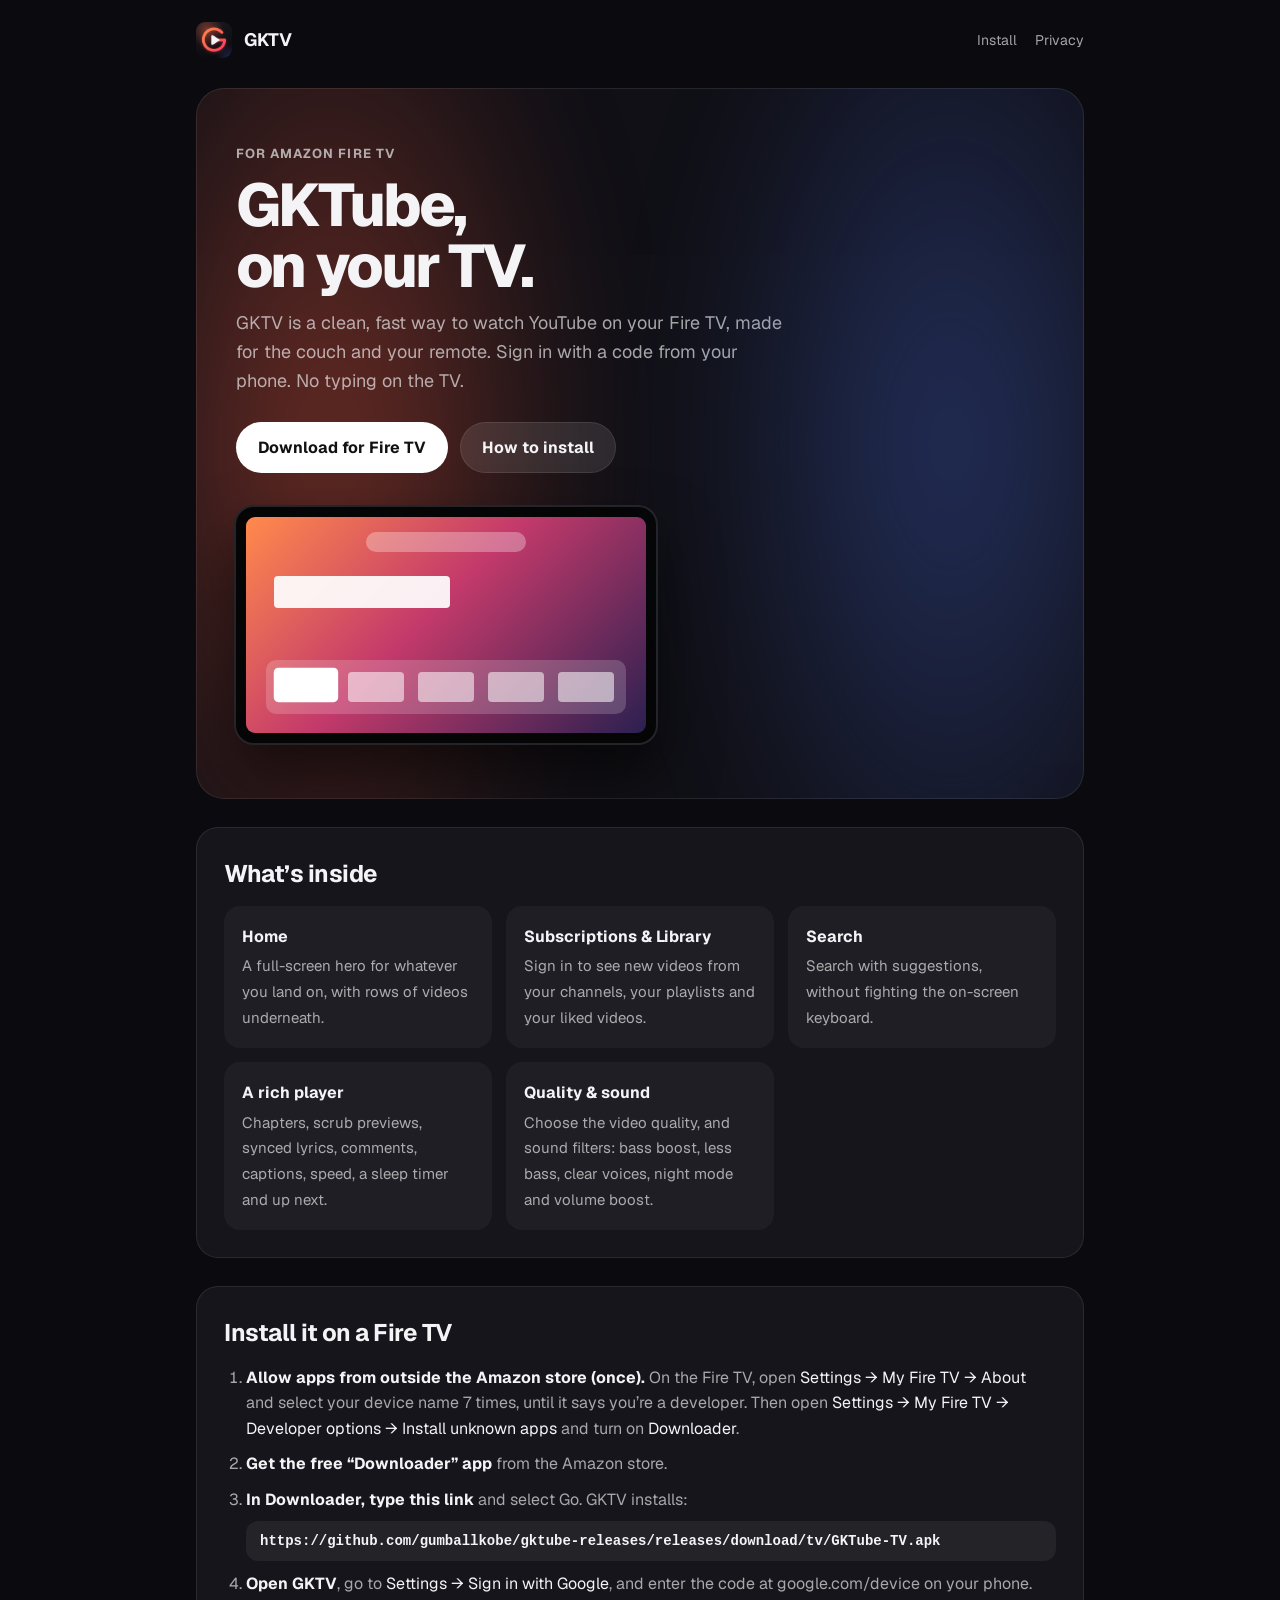
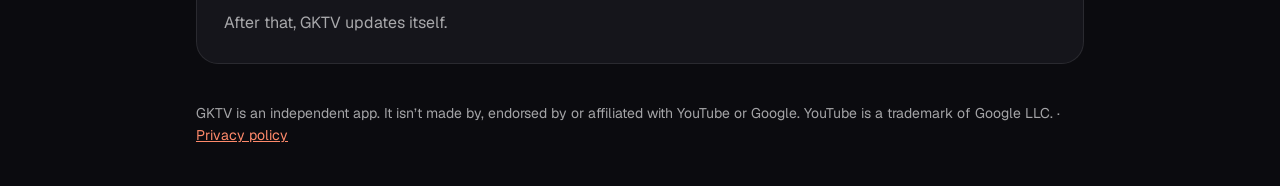
<file: index.html>
<!doctype html>
<html lang="en">
<head>
<meta charset="utf-8">
<meta name="viewport" content="width=device-width, initial-scale=1">
<title>GKTV</title>
<meta name="description" content="GKTV for Fire TV: Home, Subscriptions, Search, Library and a rich player, made for your remote.">
<link rel="icon" href="logo.png">
<link rel="stylesheet" href="style.css">
</head>
<body>
<div class="wrap">
  <header class="top"><img src="logo.png" alt=""><b>GKTV</b>
    <nav><a href="#install">Install</a><a href="privacy.html">Privacy</a></nav></header>

  <div class="hero">
    <div class="k">For Amazon Fire TV</div>
    <h1>GKTube,<br>on your TV.</h1>
    <p>GKTV is a clean, fast way to watch YouTube on your Fire TV, made for the couch and your remote. Sign in with a code from your phone. No typing on the TV.</p>
    <div class="row">
      <a class="btn" href="https://github.com/gumballkobe/gktube-releases/releases/download/tv/GKTube-TV.apk">Download for Fire TV</a>
      <a class="btn ghost" href="#install">How to install</a>
    </div>
    <div class="tv" aria-hidden="true"><div class="s"><i class="bar"></i><i class="t"></i><div class="dock"><i></i><i></i><i></i><i></i><i></i></div></div></div>
  </div>

  <section>
    <h2>What’s inside</h2>
    <div class="grid">
      <div><b>Home</b><span>A full-screen hero for whatever you land on, with rows of videos underneath.</span></div>
      <div><b>Subscriptions &amp; Library</b><span>Sign in to see new videos from your channels, your playlists and your liked videos.</span></div>
      <div><b>Search</b><span>Search with suggestions, without fighting the on-screen keyboard.</span></div>
      <div><b>A rich player</b><span>Chapters, scrub previews, synced lyrics, comments, captions, speed, a sleep timer and up next.</span></div>
      <div><b>Quality &amp; sound</b><span>Choose the video quality, and sound filters: bass boost, less bass, clear voices, night mode and volume boost.</span></div>
    </div>
  </section>

  <section id="install">
    <h2>Install it on a Fire TV</h2>
    <ol>
      <li><b>Allow apps from outside the Amazon store (once).</b> On the Fire TV, open <em>Settings → My Fire TV → About</em> and select your device name 7 times, until it says you’re a developer. Then open <em>Settings → My Fire TV → Developer options → Install unknown apps</em> and turn on <em>Downloader</em>.</li>
      <li><b>Get the free “Downloader” app</b> from the Amazon store.</li>
      <li><b>In Downloader, type this link</b> and select Go. GKTV installs:<code>https://github.com/gumballkobe/gktube-releases/releases/download/tv/GKTube-TV.apk</code></li>
      <li><b>Open GKTV</b>, go to <em>Settings → Sign in with Google</em>, and enter the code at google.com/device on your phone.</li>
    </ol>
    <p style="color:var(--dim);margin:14px 0 0">After that, GKTV updates itself.</p>
  </section>

  <footer>GKTV is an independent app. It isn’t made by, endorsed by or affiliated with YouTube or Google. YouTube is a trademark of Google LLC. · <a href="privacy.html">Privacy policy</a></footer>
</div>
</body>
</html>
</file>
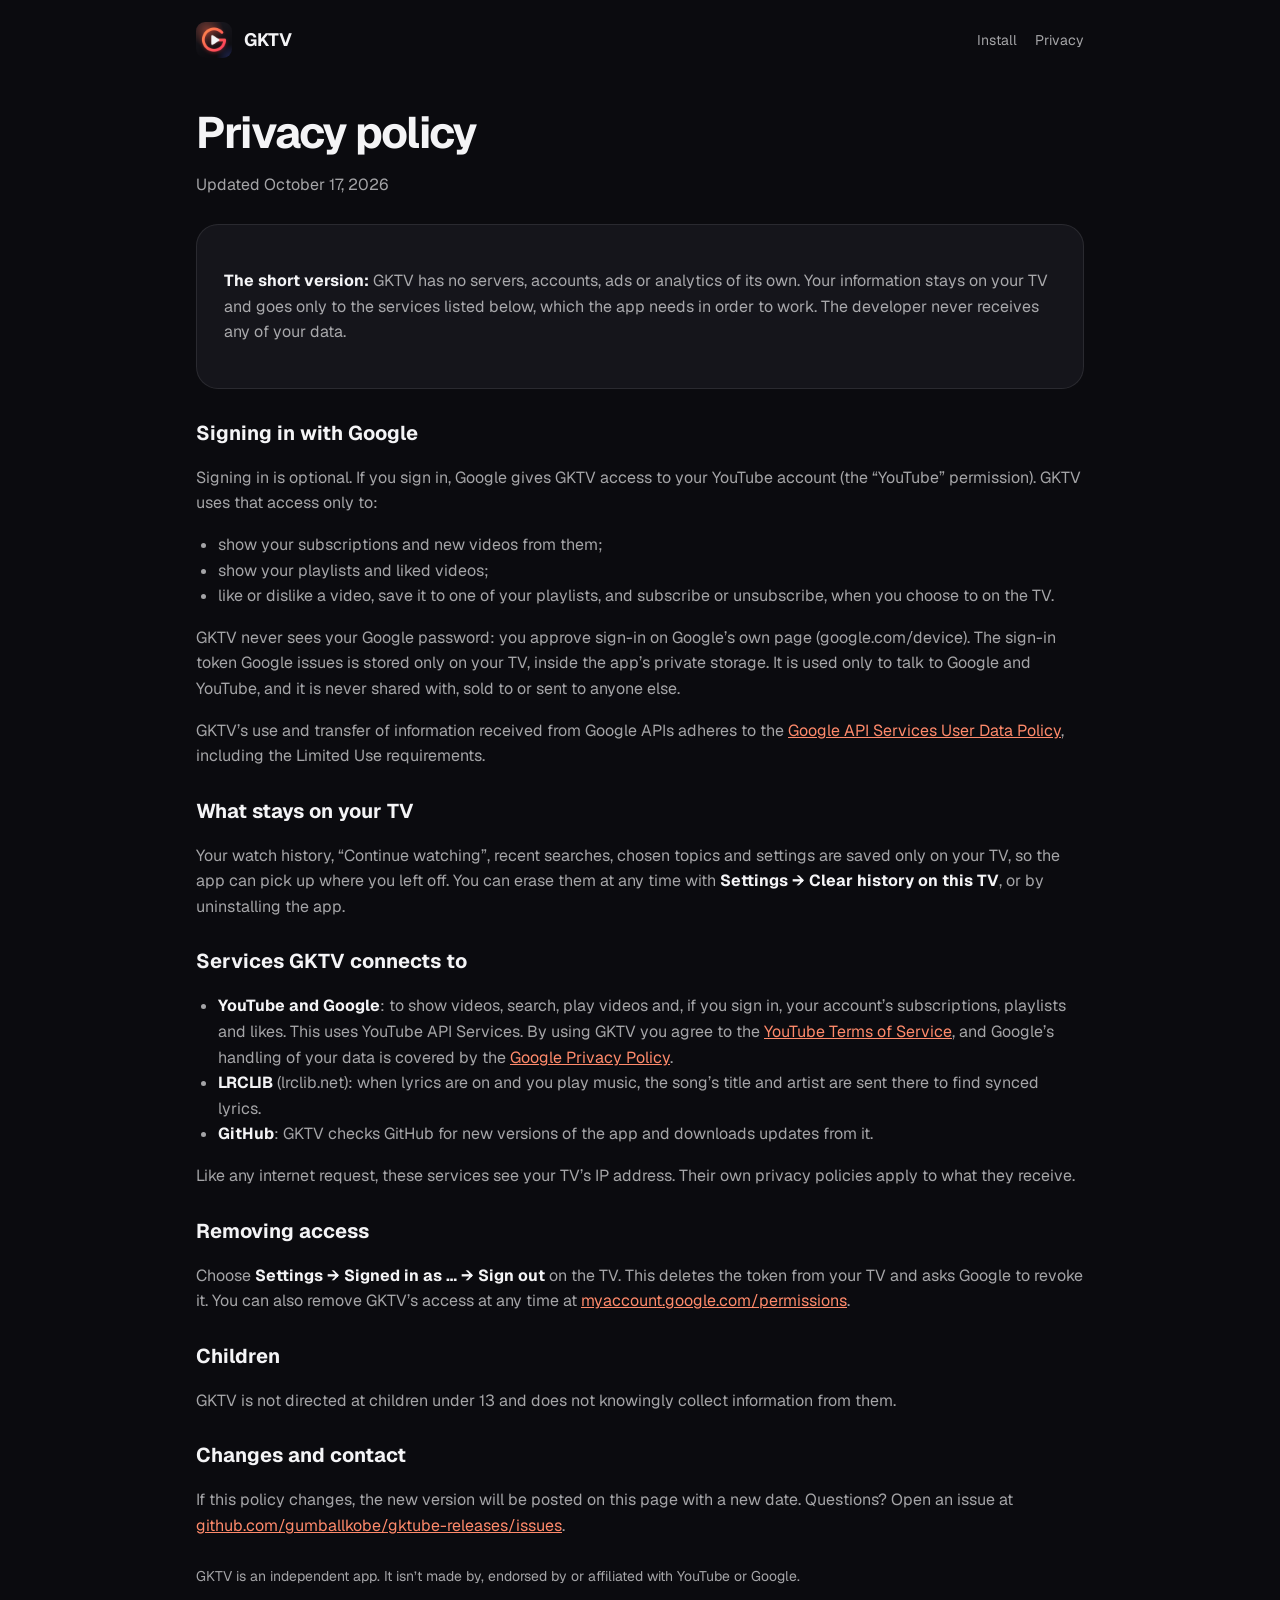
<file: privacy.html>
<!doctype html>
<html lang="en">
<head>
<meta charset="utf-8">
<meta name="viewport" content="width=device-width, initial-scale=1">
<title>GKTV Privacy</title>
<link rel="icon" href="logo.png">
<link rel="stylesheet" href="style.css">
</head>
<body>
<div class="wrap doc">
  <header class="top"><a href="./" style="display:contents;color:inherit;text-decoration:none"><img src="logo.png" alt=""><b>GKTV</b></a>
    <nav><a href="./#install">Install</a><a href="privacy.html">Privacy</a></nav></header>

  <h1>Privacy policy</h1>
  <p class="date">Updated October 17, 2026</p>

  <section>
    <p><strong>The short version:</strong> GKTV has no servers, accounts, ads or analytics of its own. Your information stays on your TV and goes only to the services listed below, which the app needs in order to work. The developer never receives any of your data.</p>
  </section>

  <h2>Signing in with Google</h2>
  <p>Signing in is optional. If you sign in, Google gives GKTV access to your YouTube account (the “YouTube” permission). GKTV uses that access only to:</p>
  <ul>
    <li>show your subscriptions and new videos from them;</li>
    <li>show your playlists and liked videos;</li>
    <li>like or dislike a video, save it to one of your playlists, and subscribe or unsubscribe, when you choose to on the TV.</li>
  </ul>
  <p>GKTV never sees your Google password: you approve sign-in on Google’s own page (google.com/device). The sign-in token Google issues is stored only on your TV, inside the app’s private storage. It is used only to talk to Google and YouTube, and it is never shared with, sold to or sent to anyone else.</p>
  <p>GKTV’s use and transfer of information received from Google APIs adheres to the <a href="https://developers.google.com/terms/api-services-user-data-policy">Google API Services User Data Policy</a>, including the Limited Use requirements.</p>

  <h2>What stays on your TV</h2>
  <p>Your watch history, “Continue watching”, recent searches, chosen topics and settings are saved only on your TV, so the app can pick up where you left off. You can erase them at any time with <strong>Settings → Clear history on this TV</strong>, or by uninstalling the app.</p>

  <h2>Services GKTV connects to</h2>
  <ul>
    <li><strong>YouTube and Google</strong>: to show videos, search, play videos and, if you sign in, your account’s subscriptions, playlists and likes. This uses YouTube API Services. By using GKTV you agree to the <a href="https://www.youtube.com/t/terms">YouTube Terms of Service</a>, and Google’s handling of your data is covered by the <a href="https://policies.google.com/privacy">Google Privacy Policy</a>.</li>
    <li><strong>LRCLIB</strong> (lrclib.net): when lyrics are on and you play music, the song’s title and artist are sent there to find synced lyrics.</li>
    <li><strong>GitHub</strong>: GKTV checks GitHub for new versions of the app and downloads updates from it.</li>
  </ul>
  <p>Like any internet request, these services see your TV’s IP address. Their own privacy policies apply to what they receive.</p>

  <h2>Removing access</h2>
  <p>Choose <strong>Settings → Signed in as … → Sign out</strong> on the TV. This deletes the token from your TV and asks Google to revoke it. You can also remove GKTV’s access at any time at <a href="https://myaccount.google.com/permissions">myaccount.google.com/permissions</a>.</p>

  <h2>Children</h2>
  <p>GKTV is not directed at children under 13 and does not knowingly collect information from them.</p>

  <h2>Changes and contact</h2>
  <p>If this policy changes, the new version will be posted on this page with a new date. Questions? Open an issue at <a href="https://github.com/gumballkobe/gktube-releases/issues">github.com/gumballkobe/gktube-releases/issues</a>.</p>

  <footer>GKTV is an independent app. It isn’t made by, endorsed by or affiliated with YouTube or Google.</footer>
</div>
</body>
</html>
</file>
<file: style.css>
@font-face { font-family: Geist; src: url(geist.woff2) format('woff2'); font-weight: 100 900; font-display: swap; }
:root { --bg: #0b0b0f; --card: #15151b; --line: rgba(255,255,255,.09); --text: #f4f4f6; --dim: rgba(244,244,246,.66); --accent: #ff5a3c; color-scheme: dark; }
* { box-sizing: border-box; }
html { -webkit-text-size-adjust: 100%; }
body { margin: 0; background: var(--bg); color: var(--text); font: 16px/1.6 Geist, system-ui, -apple-system, Segoe UI, sans-serif; }
a { color: #ff8a6b; }
.wrap { max-width: 920px; margin: 0 auto; padding: 0 16px; }
header.top { display: flex; align-items: center; gap: 12px; padding: 22px 0; }
header.top img { width: 36px; height: 36px; border-radius: 9px; }
header.top b { font-size: 18px; letter-spacing: -.02em; }
header.top nav { margin-left: auto; display: flex; gap: 18px; font-size: 14px; }
header.top nav a { color: var(--dim); text-decoration: none; }
.hero { position: relative; overflow: hidden; border-radius: 28px; padding: 56px 40px; margin: 8px 0 28px; background: #101016; box-shadow: inset 0 0 0 1px var(--line); }
.hero::before, .hero::after { content: ''; position: absolute; width: 60%; height: 160%; top: -30%; border-radius: 50%; filter: blur(60px); opacity: .55; }
.hero::before { left: -15%; background: radial-gradient(closest-side, rgba(255,90,60,.7), transparent); }
.hero::after { right: -15%; background: radial-gradient(closest-side, rgba(80,120,255,.55), transparent); }
.hero > * { position: relative; }
.hero .k { font-size: 13px; font-weight: 700; letter-spacing: .08em; text-transform: uppercase; color: var(--dim); }
.hero h1 { margin: 10px 0 12px; font-size: clamp(36px, 7vw, 60px); line-height: 1.02; letter-spacing: -.045em; font-weight: 800; }
.hero p { margin: 0 0 26px; max-width: 560px; font-size: 18px; color: var(--dim); }
.btn { display: inline-flex; align-items: center; gap: 10px; padding: 13px 22px; border-radius: 999px; background: #fff; color: #111; font-weight: 700; text-decoration: none; }
.btn.ghost { background: rgba(255,255,255,.1); color: var(--text); box-shadow: inset 0 0 0 1px var(--line); }
.row { display: flex; flex-wrap: wrap; gap: 12px; }
.tv { width: min(420px, 100%); aspect-ratio: 16/9; margin: 34px 0 0; padding: 10px; border-radius: 18px; background: #050506; box-shadow: 0 0 0 2px #24242a, 0 30px 60px rgba(0,0,0,.6); }
.tv .s { position: relative; height: 100%; border-radius: 9px; overflow: hidden; background: linear-gradient(135deg, #ff8a4c, #c43a6b 45%, #2b2050); }
.tv .bar { position: absolute; left: 30%; right: 30%; top: 7%; height: 9%; border-radius: 99px; background: rgba(255,255,255,.3); }
.tv .t { position: absolute; left: 7%; top: 27%; width: 44%; height: 15%; border-radius: 4px; background: rgba(255,255,255,.92); }
.tv .dock { position: absolute; left: 5%; right: 5%; bottom: 9%; height: 25%; padding: 3%; display: flex; gap: 4%; border-radius: 10px; background: rgba(255,255,255,.18); }
.tv .dock i { flex: 1; border-radius: 4px; background: rgba(255,255,255,.55); }
.tv .dock i:first-child { background: #fff; transform: scale(1.15) translateY(-6%); }
section { margin: 0 0 28px; padding: 28px; border-radius: 22px; background: var(--card); box-shadow: inset 0 0 0 1px var(--line); }
section h2 { margin: 0 0 12px; font-size: 24px; letter-spacing: -.02em; }
.grid { display: grid; grid-template-columns: repeat(auto-fit, minmax(240px, 1fr)); gap: 14px; }
.grid div { padding: 18px; border-radius: 16px; background: rgba(255,255,255,.04); }
.grid b { display: block; margin-bottom: 4px; }
.grid span { color: var(--dim); font-size: 15px; }
ol { padding-left: 22px; margin: 0; } ol li { margin: 0 0 10px; color: var(--dim); } ol li b, ol li em { color: var(--text); font-style: normal; }
code { display: block; margin-top: 8px; padding: 12px 14px; border-radius: 12px; background: rgba(255,255,255,.06); font: 600 14px ui-monospace, SFMono-Regular, Menlo, monospace; color: var(--text); word-break: break-all; }
.doc h1 { font-size: clamp(32px, 6vw, 44px); letter-spacing: -.04em; margin: 18px 0 4px; }
.doc .date { color: var(--dim); margin: 0 0 26px; }
.doc h2 { font-size: 20px; margin: 26px 0 8px; }
.doc p, .doc li { color: var(--dim); }
.doc ul { padding-left: 22px; }
.doc strong { color: var(--text); }
footer { padding: 10px 0 40px; color: var(--dim); font-size: 14px; }
@media (max-width: 600px) { .hero { padding: 36px 22px; } section { padding: 22px 18px; } header.top nav { gap: 12px; } }
</file>
